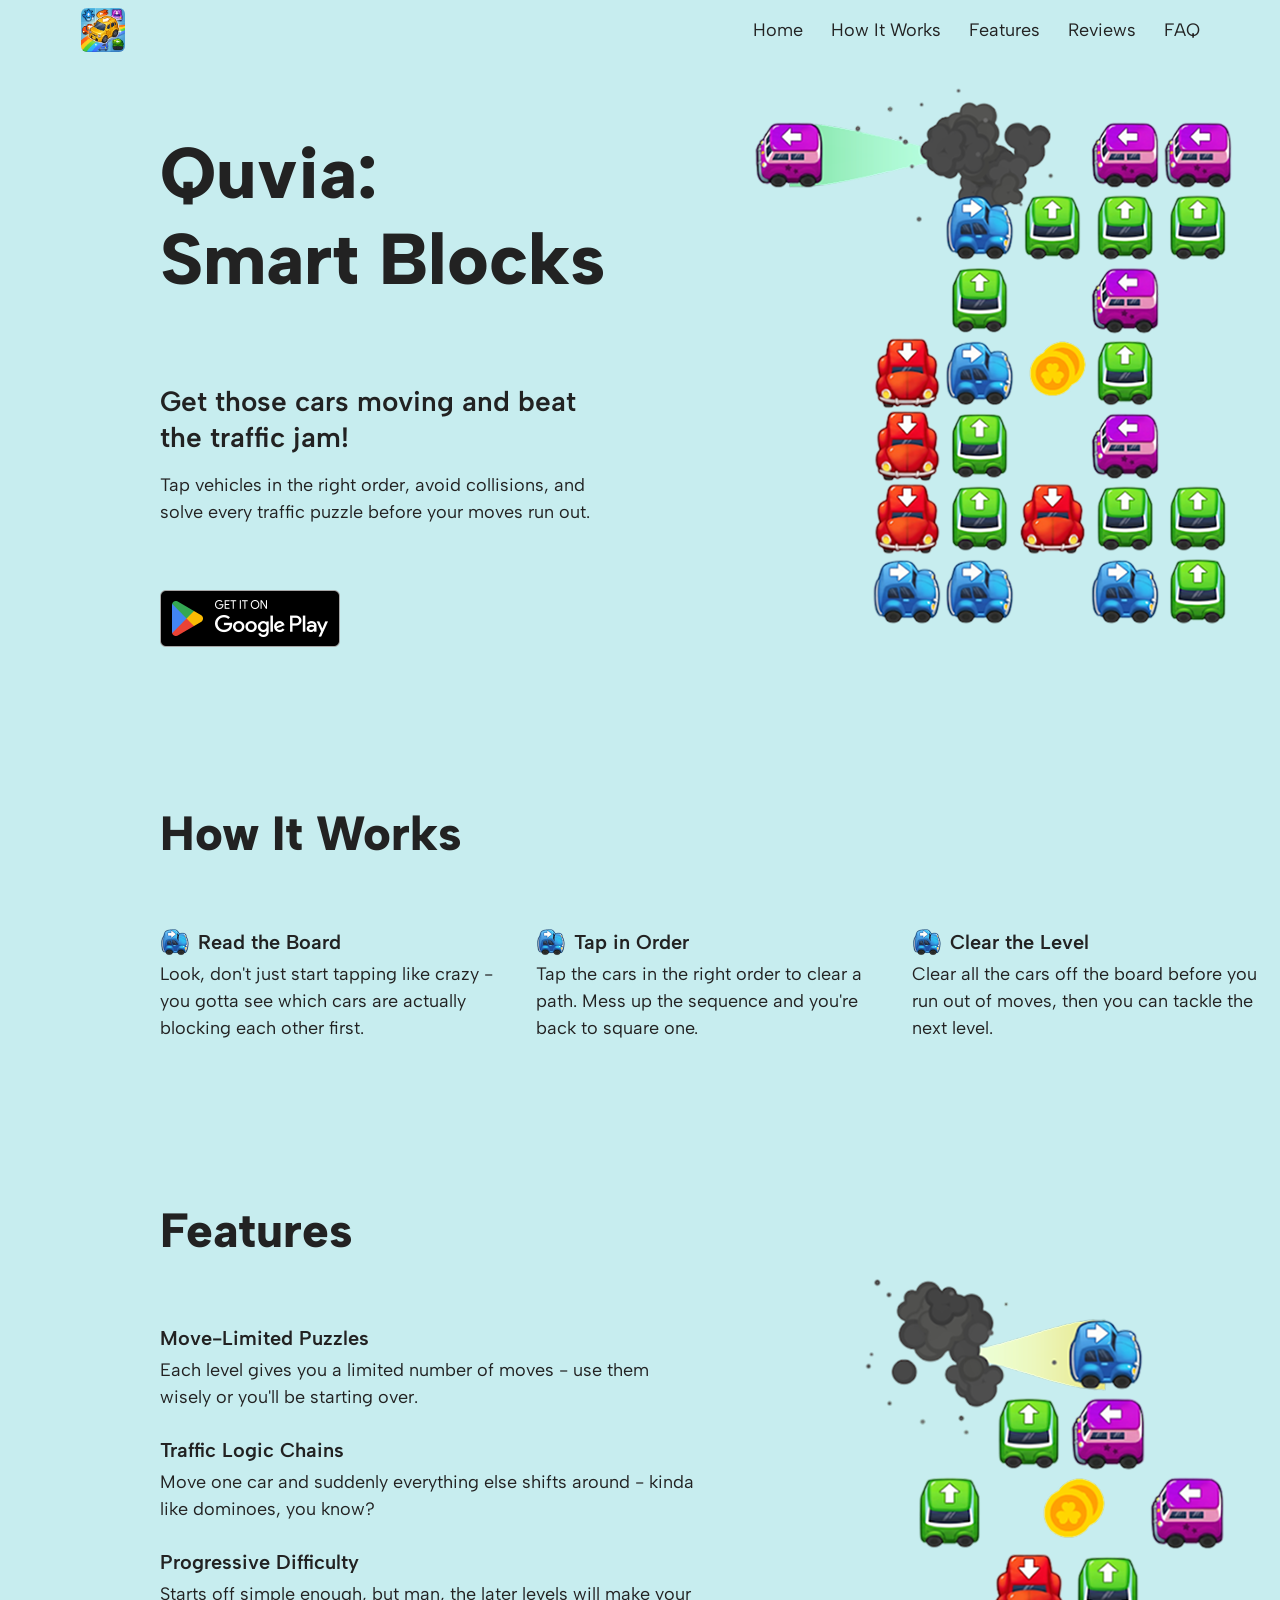
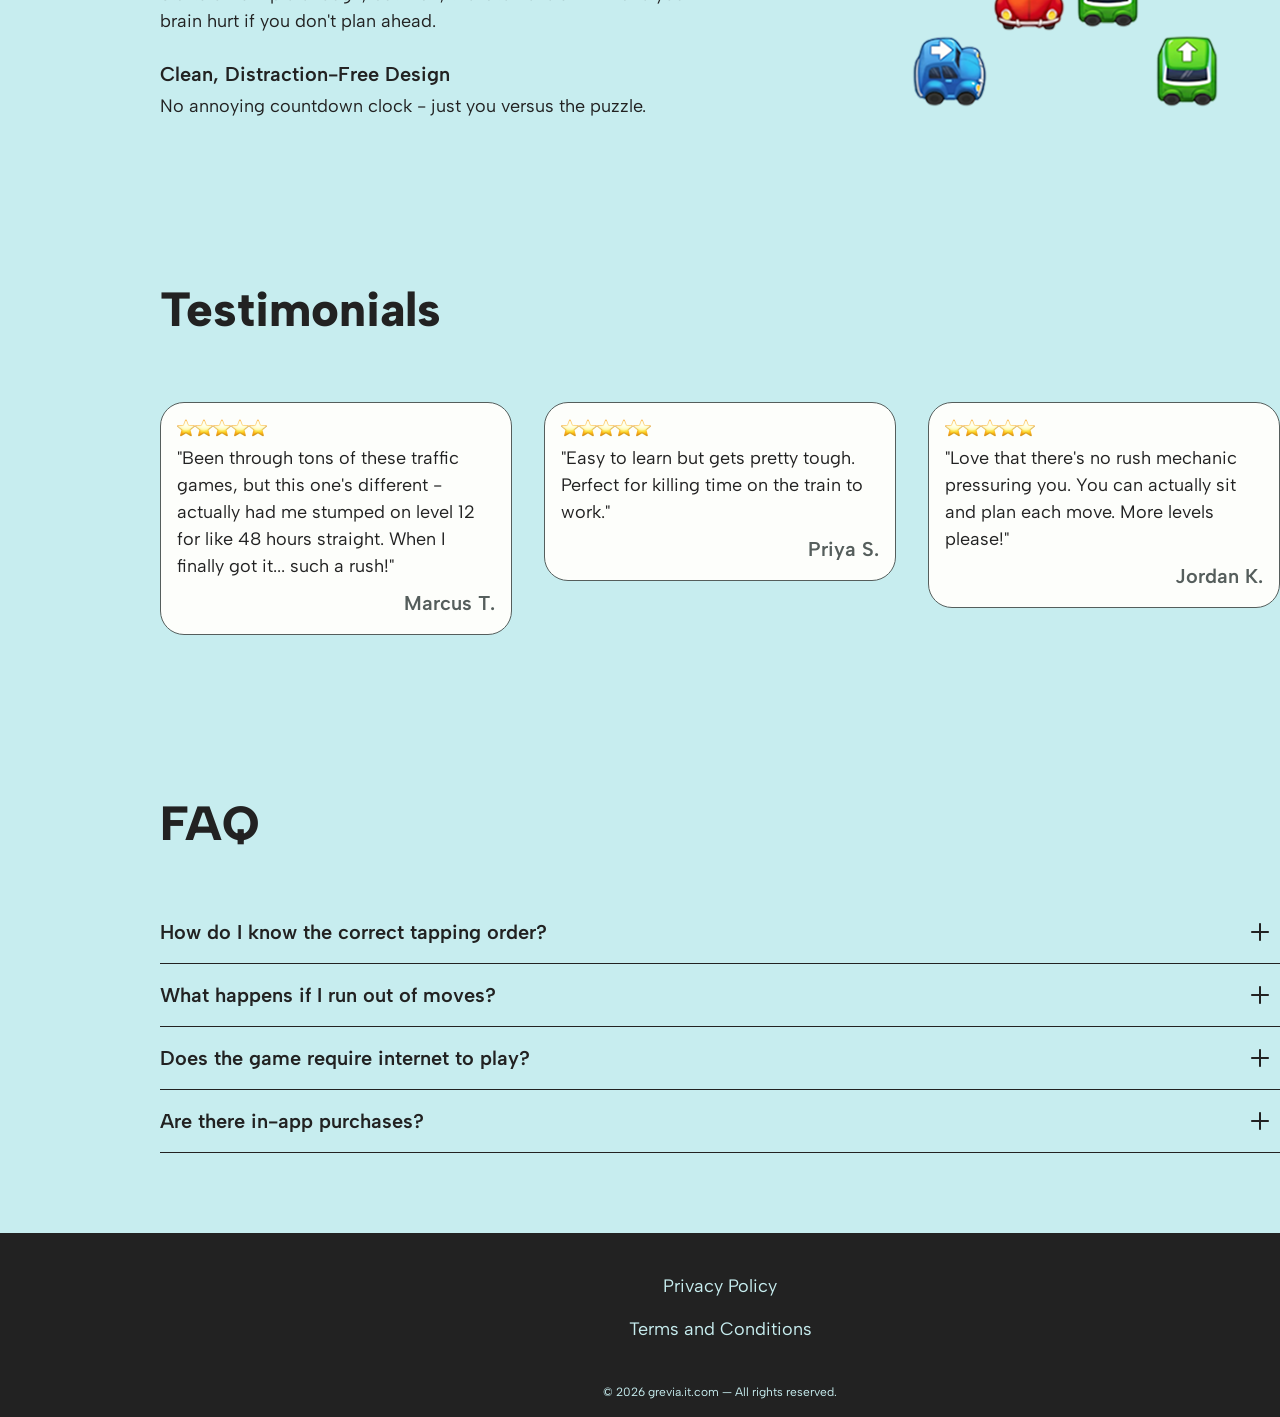
<file: index.html>
<!doctype html>
<html lang="en">
  <head>
    <meta charset="UTF-8" />
    <meta name="viewport" content="width=device-width, initial-scale=1.0" />
    <meta name="description" content="" />
    <title>Quvia: Smart Blocks</title>
    <link rel="icon" href="img/500x500.png" />

    <link rel="stylesheet" type="text/css" href="slick/slick.css" />
    <link rel="stylesheet" href="css/main.css" />
  </head>

  <body>
    <header class="p-k-header">
      <div class="p-k-header-background"></div>
      <nav class="p-k-navigation">
        <ul class="p-k-navigation-list">
          <li class="p-k-navigation-item">
            <a href="/">
              <img
                class="p-k-title-img p-k-navigation-img"
                alt="logo"
                src="img/500x500.png"
                style="width: 44px; height: 44px; border-radius: 6px"
              />
            </a>
          </li>
          <li class="p-k-navigation-item">
            <a href="/" class="p-k-navigation-link">Home</a>
          </li>
          <li class="p-k-navigation-item">
            <a href="/#why" class="p-k-navigation-link">How It Works</a>
          </li>
          <li class="p-k-navigation-item">
            <a href="/#about" class="p-k-navigation-link">Features</a>
          </li>

          <li class="p-k-navigation-item">
            <a href="/#reviews" class="p-k-navigation-link">Reviews</a>
          </li>
          <li class="p-k-navigation-item">
            <a href="/#faq" class="p-k-navigation-link">FAQ</a>
          </li>
        </ul>

        <div class="p-k-header-button-wrapper">
          <a href="/" class="p-k-policy-terms-header-icon-menu">
            <img
              href="/"
              class="p-k-title-img"
              alt="logo"
              src="img/500x500.png"
              style="width: 44px; height: 44px; border-radius: 6px"
            />
          </a>

          <button type="button" class="p-k-header-icon-button" data-menu-button>
            <svg
              class="p-k-header-icon p-k-header-icon-menu"
              width="64"
              height="64"
              viewBox="0 0 64 64"
              fill="none"
              xmlns="http://www.w3.org/2000/svg"
            >
              <path
                d="M44 40L20 40"
                stroke="#222222"
                stroke-width="2"
                stroke-linecap="round"
              />
              <path
                d="M44 32L20 32"
                stroke="#222222"
                stroke-width="2"
                stroke-linecap="round"
              />
              <path
                d="M44 24L20 24"
                stroke="#222222"
                stroke-width="2"
                stroke-linecap="round"
              />
            </svg>

            <svg
              class="p-k-header-icon p-k-header-icon-close"
              width="64"
              height="64"
              viewBox="0 0 64 64"
              fill="none"
              xmlns="http://www.w3.org/2000/svg"
            >
              <path
                d="M44 40L20 40"
                stroke="#222222"
                stroke-width="2"
                stroke-linecap="round"
              />
              <path
                d="M44 32L20 32"
                stroke="#222222"
                stroke-width="2"
                stroke-linecap="round"
              />
              <path
                d="M44 24L20 24"
                stroke="#222222"
                stroke-width="2"
                stroke-linecap="round"
              />
            </svg>
          </button>
        </div>
      </nav>
    </header>

    <main>
      <section class="p-k-home" id="home">
        <div class="p-k-home-container">
          <div class="p-k-home-container-top">
            <h1 class="p-k-home-title">
              Quvia: <br />
              Smart Blocks
            </h1>
            <p class="p-k-home-text">
              Get those cars moving and beat the traffic jam!
            </p>
            <p class="p-k-home-text-two">
              Tap vehicles in the right order, avoid collisions, and solve every
              traffic puzzle before your moves run out.
            </p>
            <a
              href="https://play.google.com/store/apps/details?id=com.OpenProgramming.Quvia"
              target="_blank"
            >
              <img
                class="p-k-home-link"
                src="./img/Store Download Button.png"
                alt="google play"
              />
            </a>
          </div>
        </div>
      </section>
      <article class="p-k-why" id="why">
        <span style="display: none"
          >Generated: 2026-06-7, Hash: p-k-qk-p-k-39fd7x</span
        >

        <div class="p-k-why-container">
          <h2 class="p-k-about-title">How It Works</h2>
          <dl class="p-k-why-list">
            <div class="p-k-why-item">
              <dt class="p-k-why-text">
                <img
                  class="p-k-why-text-bold"
                  src="/img/Car icon.png"
                  alt=""
                />Read the Board
              </dt>
              <dd class="p-k-why-text-two">
                Look, don't just start tapping like crazy - you gotta see which
                cars are actually blocking each other first.
              </dd>
            </div>
            <div class="p-k-why-item">
              <dt class="p-k-why-text">
                <img
                  class="p-k-why-text-bold"
                  src="/img/Car icon.png"
                  alt=""
                />Tap in Order
              </dt>
              <dd class="p-k-why-text-two">
                Tap the cars in the right order to clear a path. Mess up the
                sequence and you're back to square one.
              </dd>
            </div>
            <div class="p-k-why-item">
              <dt class="p-k-why-text">
                <img
                  class="p-k-why-text-bold"
                  src="/img/Car icon.png"
                  alt=""
                />Clear the Level
              </dt>
              <dd class="p-k-why-text-two">
                Clear all the cars off the board before you run out of moves,
                then you can tackle the next level.
              </dd>
            </div>
          </dl>
        </div>
      </article>
      <section class="p-k-about" id="about">
        <div class="p-k-about-container">
          <h2 class="p-k-about-title">Features</h2>
          <ul class="p-k-about-list">
            <li class="p-k-about-item">
              <p class="p-k-about-text">Move-Limited Puzzles</p>
              <p class="p-k-about-text-bold">
                Each level gives you a limited number of moves - use them wisely
                or you'll be starting over.
              </p>
            </li>
            <li class="p-k-about-item">
              <p class="p-k-about-text">Traffic Logic Chains</p>
              <p class="p-k-about-text-bold">
                Move one car and suddenly everything else shifts around - kinda
                like dominoes, you know?
              </p>
            </li>
            <li class="p-k-about-item">
              <p class="p-k-about-text">Progressive Difficulty</p>
              <p class="p-k-about-text-bold">
                Starts off simple enough, but man, the later levels will make
                your brain hurt if you don't plan ahead.
              </p>
            </li>
            <li class="p-k-about-item">
              <p class="p-k-about-text">Clean, Distraction-Free Design</p>
              <p class="p-k-about-text-bold">
                No annoying countdown clock - just you versus the puzzle.
              </p>
            </li>
          </ul>
        </div>
      </section>

      <section class="p-k-reviews" id="reviews">
        <div class="p-k-reviews-container">
          <h2 class="p-k-about-title">Testimonials</h2>
          <div class="p-k-reviews-list">
            <div class="p-k-reviews-item">
              <figure>
                <img
                  class="p-k-reviews-img"
                  src="/img/Review Rating.png"
                  alt="stars"
                />
              </figure>

              <p class="p-k-reviews-text-bold">
                "Been through tons of these traffic games, but this one's
                different - actually had me stumped on level 12 for like 48
                hours straight. When I finally got it... such a rush!"
              </p>

              <p class="p-k-reviews-text">Marcus T.</p>
            </div>
            <div class="p-k-reviews-item">
              <figure>
                <img
                  class="p-k-reviews-img"
                  src="/img/Review Rating.png"
                  alt="stars"
                />
              </figure>

              <p class="p-k-reviews-text-bold">
                "Easy to learn but gets pretty tough. Perfect for killing time
                on the train to work."
              </p>

              <p class="p-k-reviews-text">Priya S.</p>
            </div>
            <div class="p-k-reviews-item">
              <figure>
                <img
                  class="p-k-reviews-img"
                  src="/img/Review Rating.png"
                  alt="stars"
                />
              </figure>

              <p class="p-k-reviews-text-bold">
                "Love that there's no rush mechanic pressuring you. You can
                actually sit and plan each move. More levels please!"
              </p>

              <p class="p-k-reviews-text">Jordan K.</p>
            </div>
          </div>
        </div>
      </section>

      <section class="p-k-faq" id="faq">
        <div class="p-k-faq-container">
          <h2 class="p-k-about-title">FAQ</h2>
          <ul class="p-k-faq-list">
            <li class="p-k-faq-item">
              <div class="p-k-faq-question" onclick="toggleAnswer(this)">
                <span>How do I know the correct tapping order?</span>
                <button class="p-k-toggle-button">
                  <img src="/img/1 (1).png" alt="Toggle" />
                </button>
              </div>
              <div class="p-k-faq-answer">
                Nope, no hints here - you're on your own to figure out which
                car's in whose way. Trial and error is part of the learning.
              </div>
            </li>
            <li class="p-k-faq-item">
              <div class="p-k-faq-question" onclick="toggleAnswer(this)">
                <span>What happens if I run out of moves?</span>
                <button class="p-k-toggle-button">
                  <img src="/img/1 (1).png" alt="Toggle" />
                </button>
              </div>
              <div class="p-k-faq-answer">
                Just starts over and you can give it another shot - no big deal,
                nothing lost.
              </div>
            </li>
            <li class="p-k-faq-item">
              <div class="p-k-faq-question" onclick="toggleAnswer(this)">
                <span>Does the game require internet to play?</span>
                <button class="p-k-toggle-button">
                  <img src="/img/1 (1).png" alt="Toggle" />
                </button>
              </div>
              <div class="p-k-faq-answer">
                Quvia is designed for on-the-go play and works fully offline
                once downloaded.
              </div>
            </li>
            <li class="p-k-faq-item">
              <div class="p-k-faq-question" onclick="toggleAnswer(this)">
                <span>Are there in-app purchases?</span>
                <button class="p-k-toggle-button">
                  <img src="/img/1 (1).png" alt="Toggle" />
                </button>
              </div>
              <div class="p-k-faq-answer">
                The core puzzle experience is free to play. Check the app
                listing for the latest details on any optional content.
              </div>
            </li>
          </ul>
        </div>
      </section>
    </main>
    <footer class="p-k-footer" style="margin: auto; background: #222222">
      <div class="p-k-footer-container">
        <div class="p-k-footer-wrapper">
          <a class="p-k-footer-text" href="/policy.html">Privacy Policy</a>
          <a class="p-k-footer-text" href="/terms.html"
            >Terms and Conditions
          </a>
        </div>
        <p class="p-k-footer-copyright">
          © 2026 grevia.it.com — All rights reserved.
        </p>
      </div>
    </footer>
    <script src="js/mobile-menu.js"></script>
    <script src="js/jquery-loc-p-k-0.js"></script>
    <script type="text/javascript" src="slick/slick.min.js"></script>
    <script src="js/slick.js"></script>
  </body>
</html>
</file>
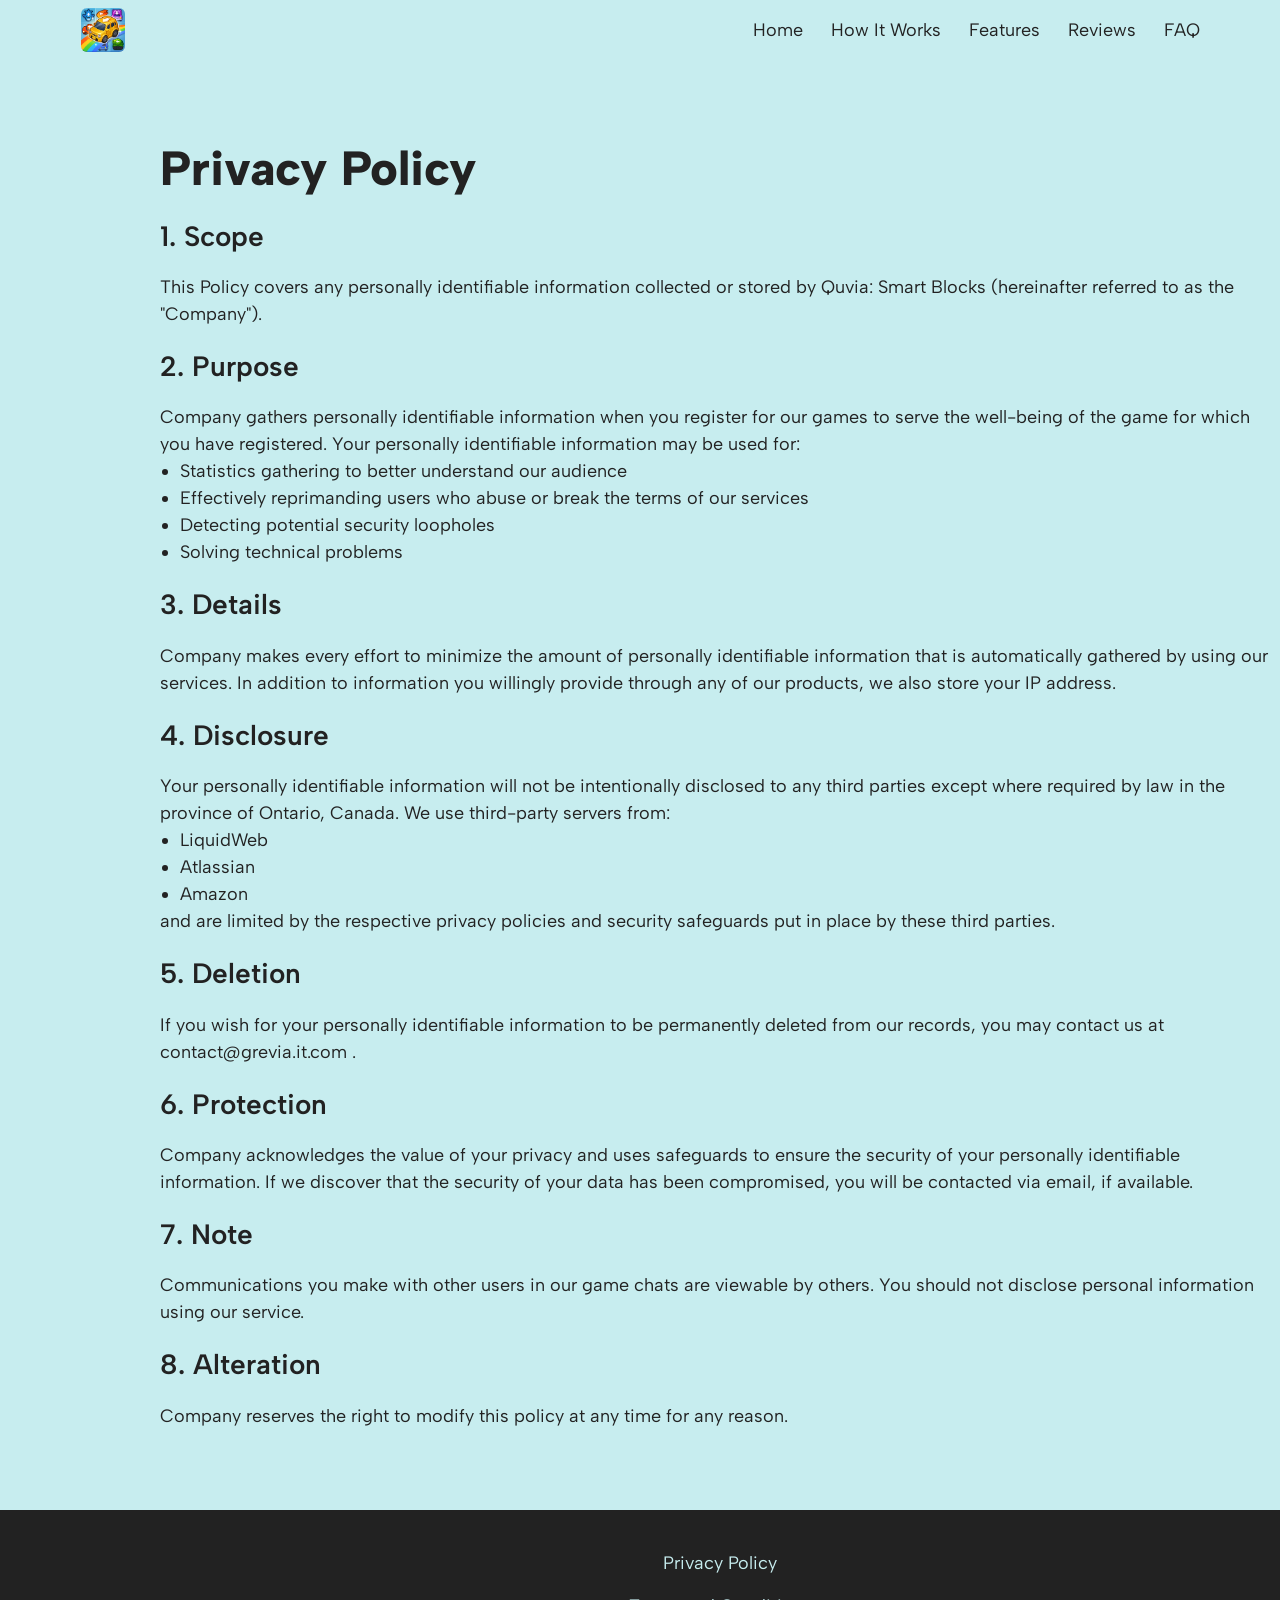
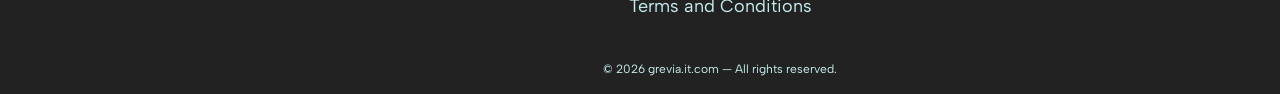
<file: policy.html>
<!doctype html>
<html lang="en">
  <head>
    <meta charset="UTF-8" />
    <meta name="viewport" content="width=device-width, initial-scale=1.0" />

    <title>Privacy Policy</title>
    <link rel="icon" href="img/500x500.png" />

    <link rel="stylesheet" type="text/css" href="slick/slick.css" />
    <link rel="stylesheet" href="css/main.css" />
  </head>

  <body>
    <header class="p-k-header">
      <div class="p-k-header-background"></div>
      <nav class="p-k-navigation">
        <ul class="p-k-navigation-list">
          <li class="p-k-navigation-item">
            <a href="/">
              <img
                class="p-k-title-img p-k-navigation-img"
                alt="logo"
                src="img/500x500.png"
                style="width: 44px; height: 44px; border-radius: 6px"
              />
            </a>
          </li>
          <li class="p-k-navigation-item">
            <a href="/" class="p-k-navigation-link">Home</a>
          </li>
          <li class="p-k-navigation-item">
            <a href="/#why" class="p-k-navigation-link">How It Works</a>
          </li>
          <li class="p-k-navigation-item">
            <a href="/#about" class="p-k-navigation-link">Features</a>
          </li>

          <li class="p-k-navigation-item">
            <a href="/#reviews" class="p-k-navigation-link">Reviews</a>
          </li>
          <li class="p-k-navigation-item">
            <a href="/#faq" class="p-k-navigation-link">FAQ</a>
          </li>
        </ul>

        <div class="p-k-header-button-wrapper">
          <a href="/" class="p-k-policy-terms-header-icon-menu">
            <img
              href="/"
              class="p-k-title-img"
              alt="logo"
              src="img/500x500.png"
              style="width: 44px; height: 44px; border-radius: 6px"
            />
          </a>

          <button type="button" class="p-k-header-icon-button" data-menu-button>
            <svg
              class="p-k-header-icon p-k-header-icon-menu"
              width="64"
              height="64"
              viewBox="0 0 64 64"
              fill="none"
              xmlns="http://www.w3.org/2000/svg"
            >
              <path
                d="M44 40L20 40"
                stroke="#222222"
                stroke-width="2"
                stroke-linecap="round"
              />
              <path
                d="M44 32L20 32"
                stroke="#222222"
                stroke-width="2"
                stroke-linecap="round"
              />
              <path
                d="M44 24L20 24"
                stroke="#222222"
                stroke-width="2"
                stroke-linecap="round"
              />
            </svg>

            <svg
              class="p-k-header-icon p-k-header-icon-close"
              width="64"
              height="64"
              viewBox="0 0 64 64"
              fill="none"
              xmlns="http://www.w3.org/2000/svg"
            >
              <path
                d="M44 40L20 40"
                stroke="#222222"
                stroke-width="2"
                stroke-linecap="round"
              />
              <path
                d="M44 32L20 32"
                stroke="#222222"
                stroke-width="2"
                stroke-linecap="round"
              />
              <path
                d="M44 24L20 24"
                stroke="#222222"
                stroke-width="2"
                stroke-linecap="round"
              />
            </svg>
          </button>
        </div>
      </nav>
    </header>

    <main>
      <div class="p-k-policy-terms-container">
        <h1>Privacy Policy</h1>
        <section>
          <h2>1. Scope</h2>
          <p>
            This Policy covers any personally identifiable information collected
            or stored by
            <span class="name">Quvia: Smart Blocks</span> (hereinafter referred
            to as the "Company").
          </p>
        </section>

        <section>
          <h2>2. Purpose</h2>
          <p>
            Company gathers personally identifiable information when you
            register for our games to serve the well-being of the game for which
            you have registered. Your personally identifiable information may be
            used for:
          </p>
          <ul>
            <li>Statistics gathering to better understand our audience</li>
            <li>
              Effectively reprimanding users who abuse or break the terms of our
              services
            </li>
            <li>Detecting potential security loopholes</li>
            <li>Solving technical problems</li>
          </ul>
        </section>

        <section>
          <h2>3. Details</h2>
          <p>
            Company makes every effort to minimize the amount of personally
            identifiable information that is automatically gathered by using our
            services. In addition to information you willingly provide through
            any of our products, we also store your IP address.
          </p>
        </section>

        <section>
          <h2>4. Disclosure</h2>
          <p>
            Your personally identifiable information will not be intentionally
            disclosed to any third parties except where required by law in the
            province of Ontario, Canada. We use third-party servers from:
          </p>
          <ul>
            <li><a href="https://www.liquidweb.com/">LiquidWeb</a></li>
            <li><a href="https://www.atlassian.com/">Atlassian</a></li>
            <li><a href="https://aws.amazon.com/">Amazon</a></li>
          </ul>
          <p>
            and are limited by the respective privacy policies and security
            safeguards put in place by these third parties.
          </p>
        </section>

        <section>
          <h2>5. Deletion</h2>
          <p>
            If you wish for your personally identifiable information to be
            permanently deleted from our records, you may contact us at
            <a href="mailto:contact@grevia.it.com"
              ><span class="domain">contact@grevia.it.com</span></a
            >
            .
          </p>
        </section>

        <section>
          <h2>6. Protection</h2>
          <p>
            Company acknowledges the value of your privacy and uses safeguards
            to ensure the security of your personally identifiable information.
            If we discover that the security of your data has been compromised,
            you will be contacted via email, if available.
          </p>
        </section>

        <section>
          <h2>7. Note</h2>
          <p>
            Communications you make with other users in our game chats are
            viewable by others. You should not disclose personal information
            using our service.
          </p>
        </section>

        <section>
          <h2>8. Alteration</h2>
          <p>
            Company reserves the right to modify this policy at any time for any
            reason.
          </p>
        </section>
      </div>
    </main>

    <footer class="p-k-footer" style="margin: auto; background: #222222">
      <div class="p-k-footer-container">
        <div class="p-k-footer-wrapper">
          <a class="p-k-footer-text" href="/policy.html">Privacy Policy</a>
          <a class="p-k-footer-text" href="/terms.html"
            >Terms and Conditions
          </a>
        </div>
        <p class="p-k-footer-copyright">
          © 2026 grevia.it.com — All rights reserved.
        </p>
      </div>
    </footer>
    <script src="js/mobile-menu.js"></script>
  </body>
</html>
</file>
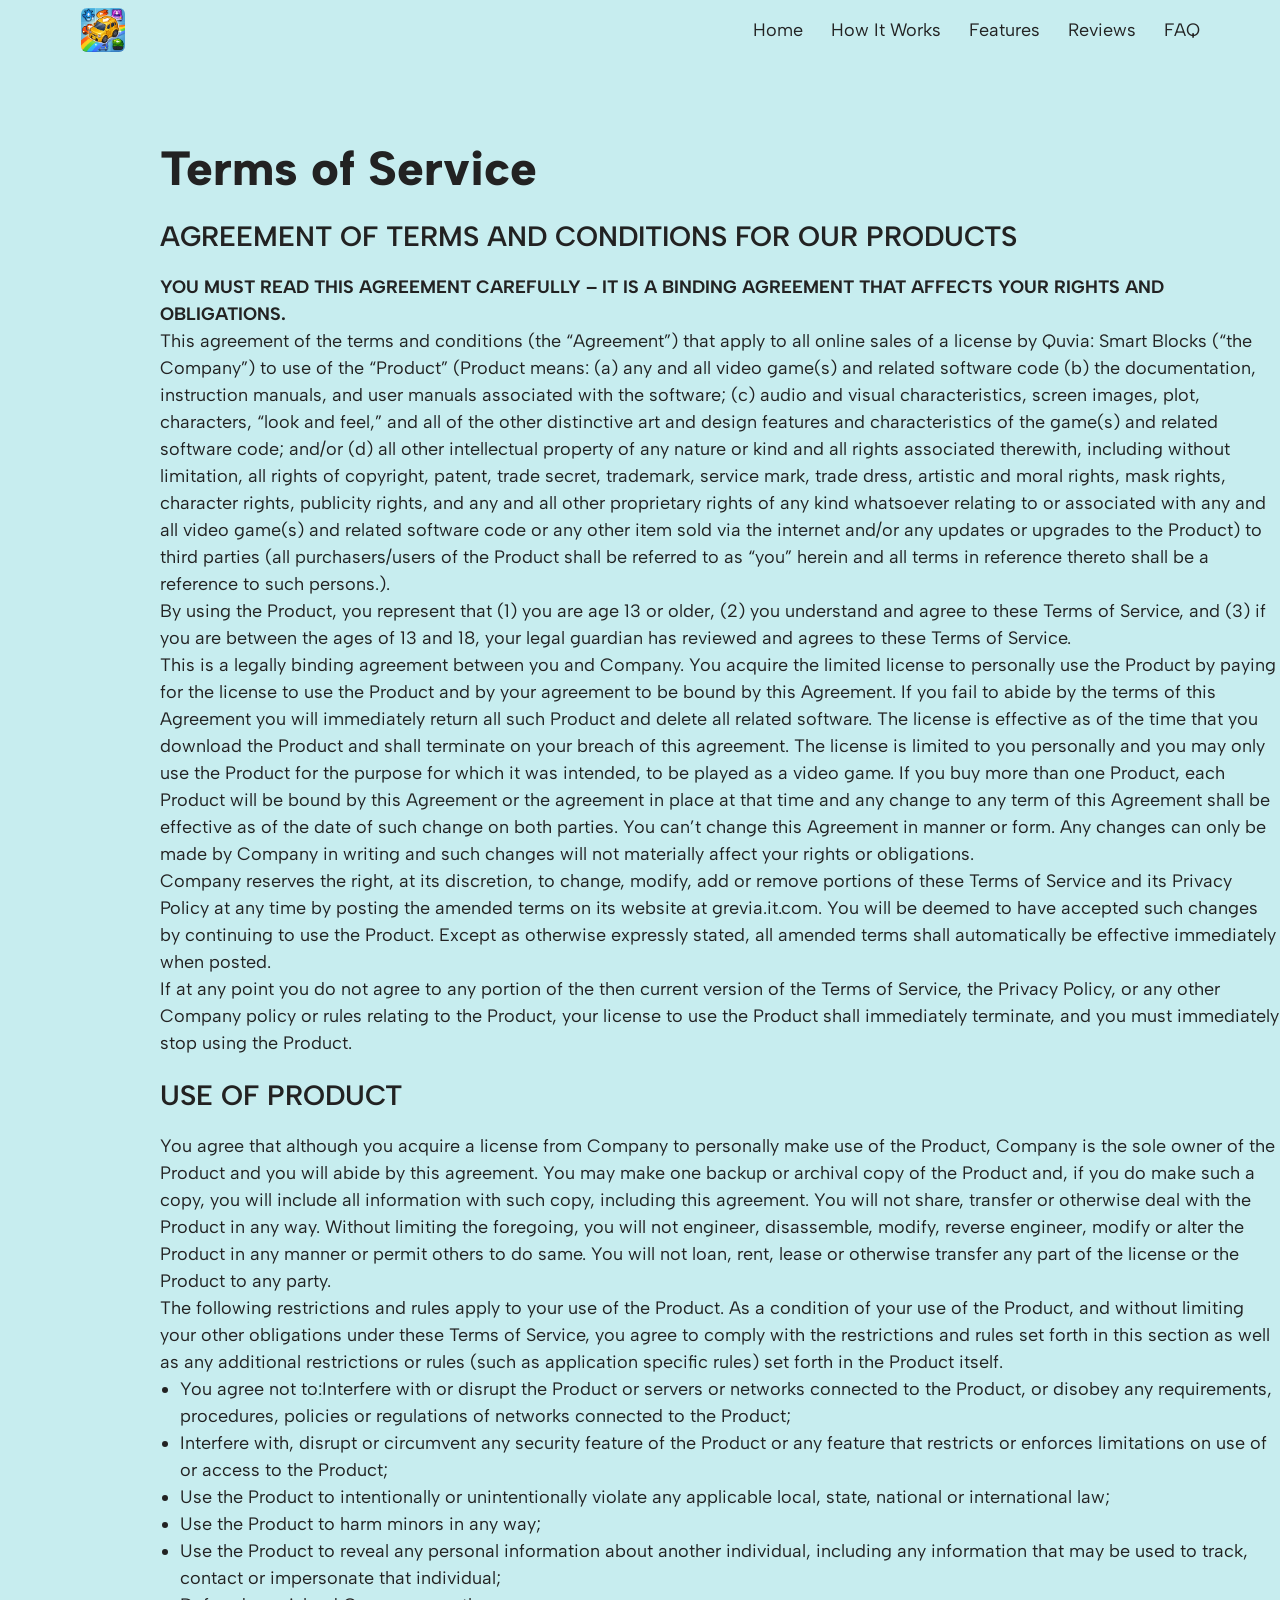
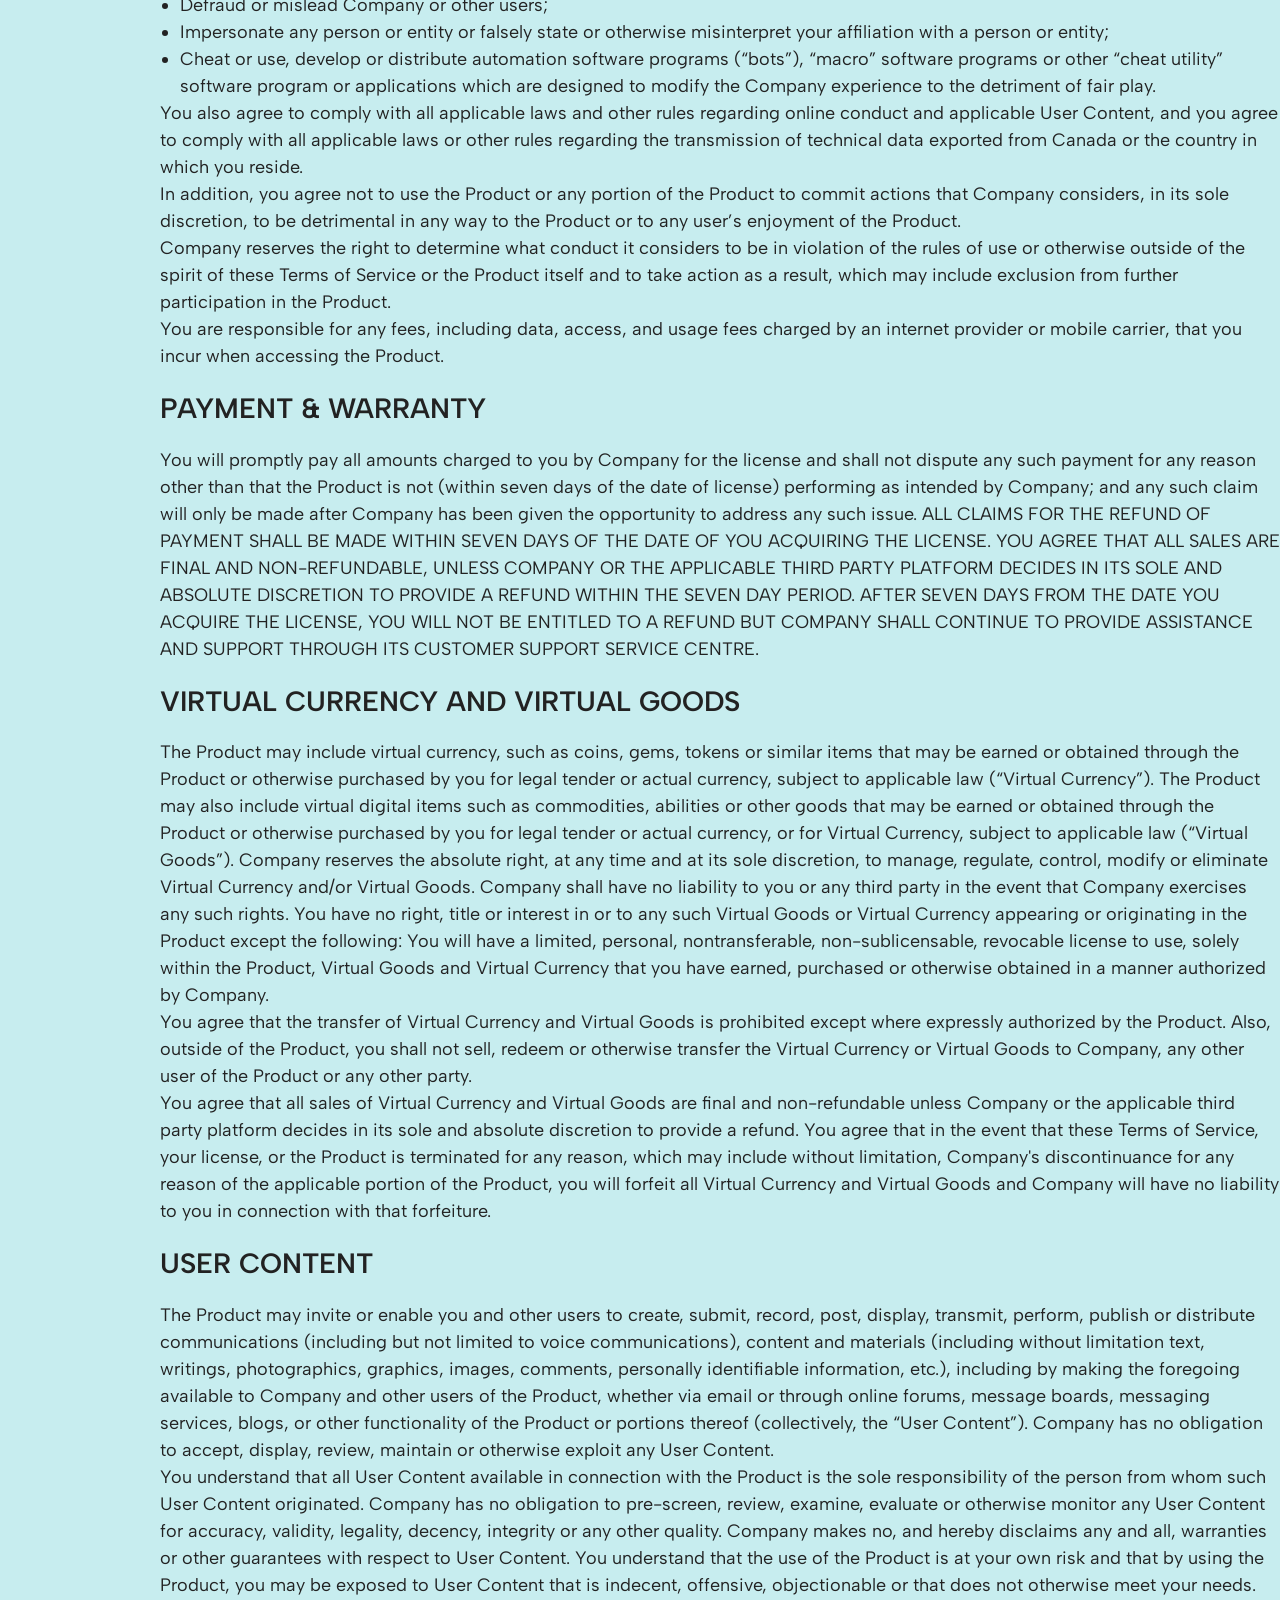
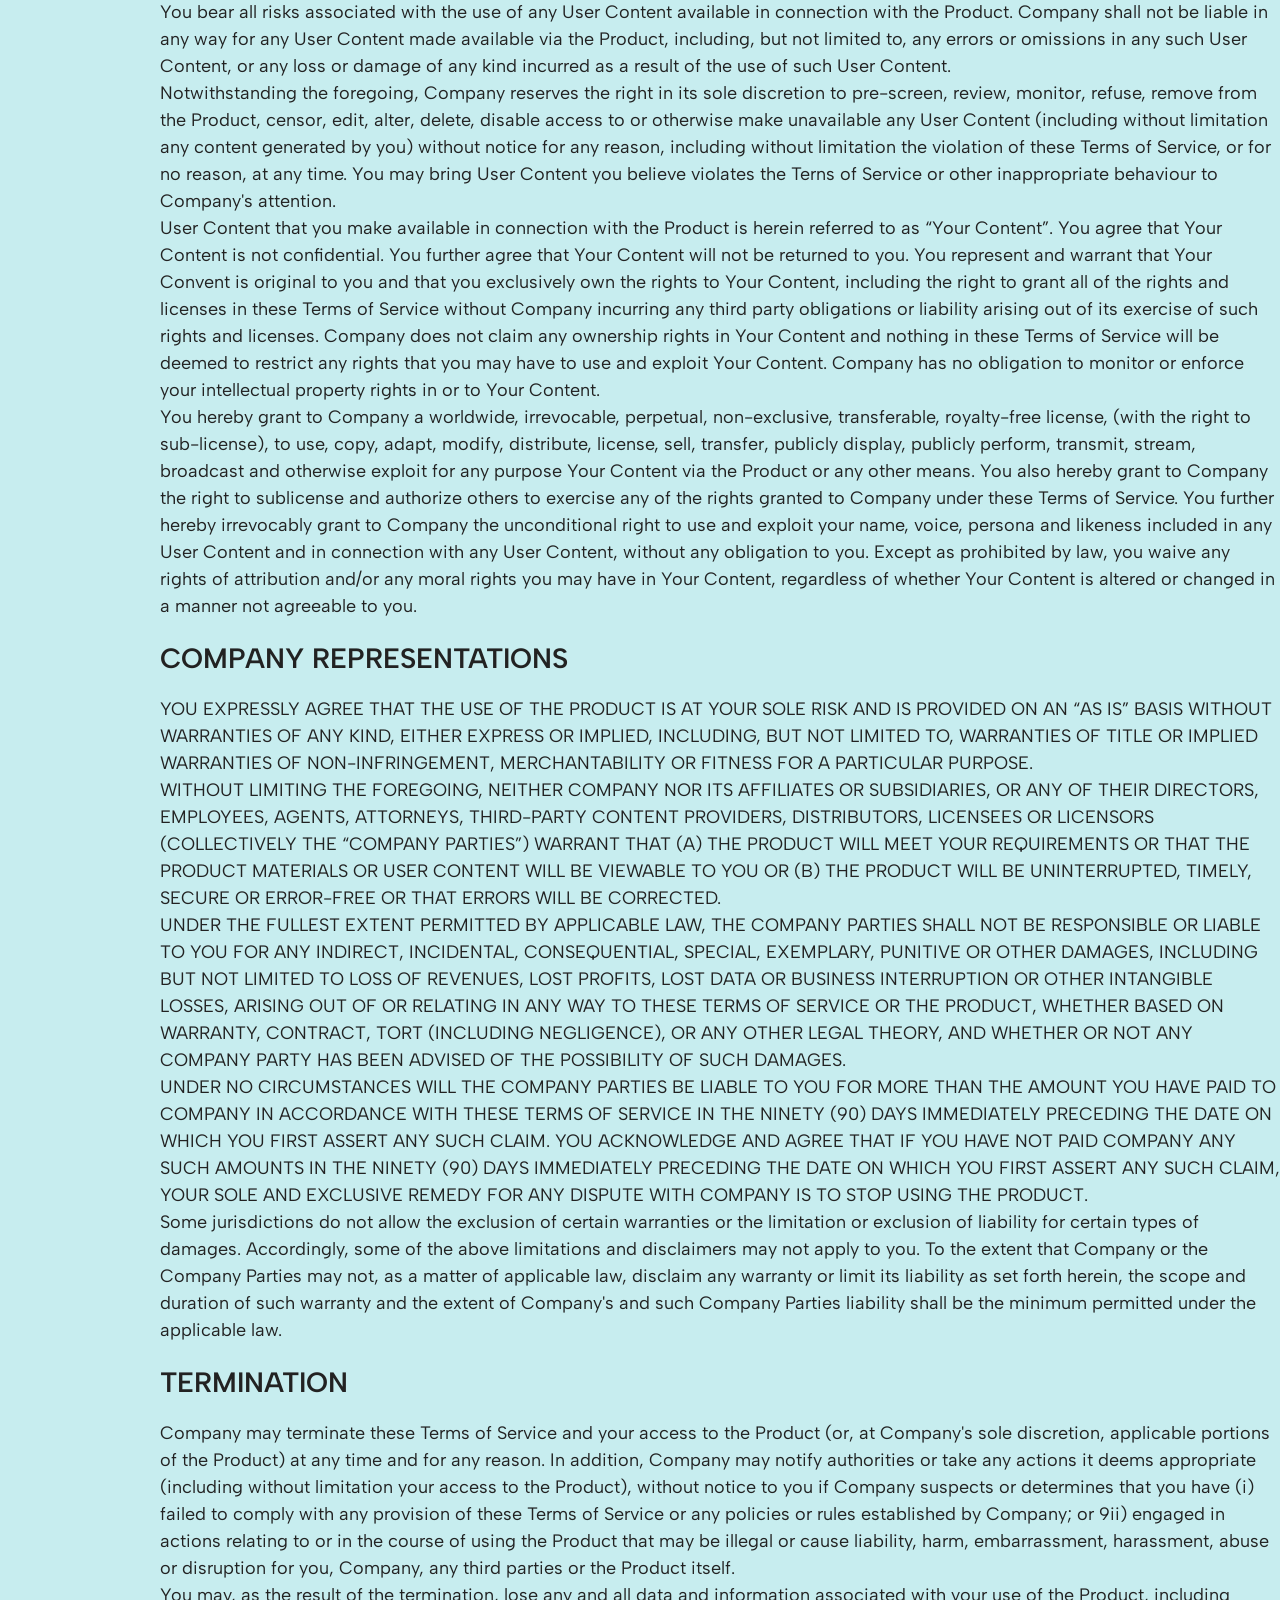
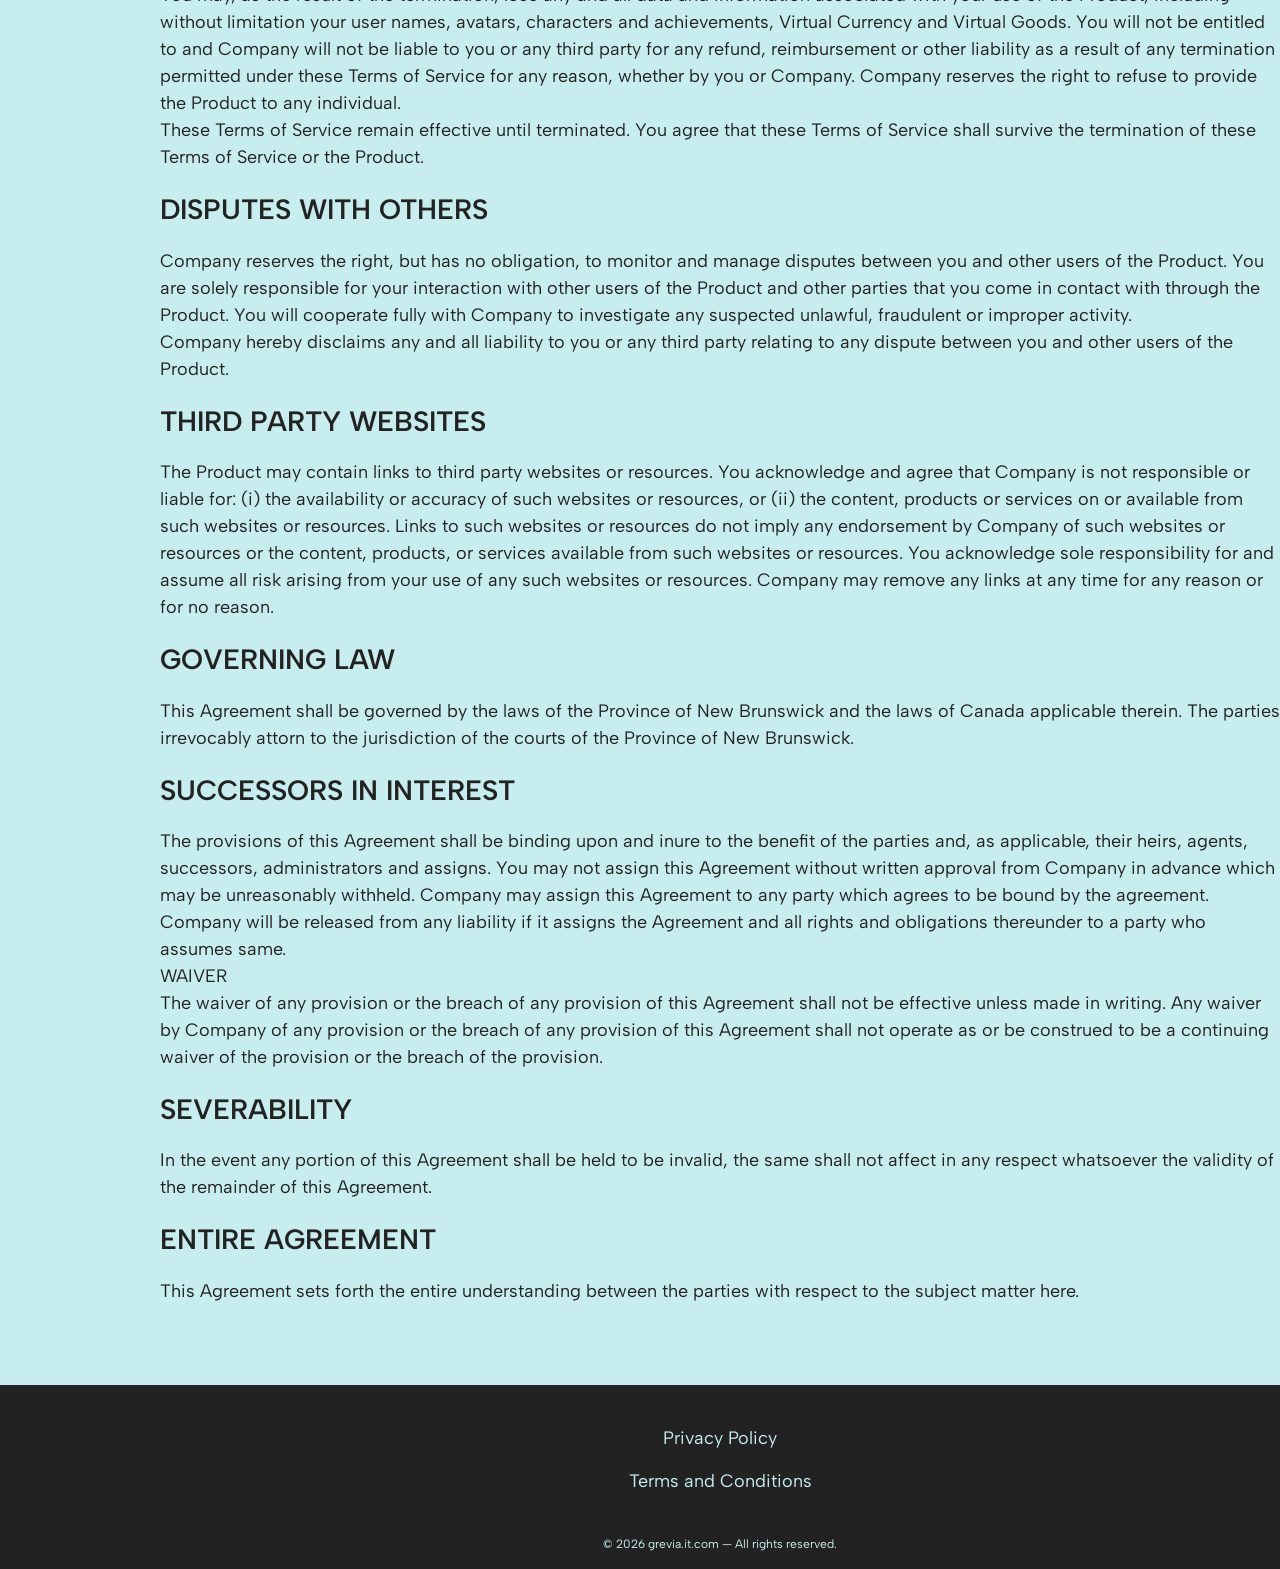
<file: terms.html>
<!doctype html>
<html lang="en">
  <head>
    <meta charset="UTF-8" />
    <meta name="viewport" content="width=device-width, initial-scale=1.0" />

    <title>Terms of Service</title>
    <link rel="icon" href="img/500x500.png" />

    <link rel="stylesheet" type="text/css" href="slick/slick.css" />
    <link rel="stylesheet" href="css/main.css" />
  </head>

  <body>
    <header class="p-k-header">
      <div class="p-k-header-background"></div>
      <nav class="p-k-navigation">
        <ul class="p-k-navigation-list">
          <li class="p-k-navigation-item">
            <a href="/">
              <img
                class="p-k-title-img p-k-navigation-img"
                alt="logo"
                src="img/500x500.png"
                style="width: 44px; height: 44px; border-radius: 6px"
              />
            </a>
          </li>
          <li class="p-k-navigation-item">
            <a href="/" class="p-k-navigation-link">Home</a>
          </li>
          <li class="p-k-navigation-item">
            <a href="/#why" class="p-k-navigation-link">How It Works</a>
          </li>
          <li class="p-k-navigation-item">
            <a href="/#about" class="p-k-navigation-link">Features</a>
          </li>

          <li class="p-k-navigation-item">
            <a href="/#reviews" class="p-k-navigation-link">Reviews</a>
          </li>
          <li class="p-k-navigation-item">
            <a href="/#faq" class="p-k-navigation-link">FAQ</a>
          </li>
        </ul>

        <div class="p-k-header-button-wrapper">
          <a href="/" class="p-k-policy-terms-header-icon-menu">
            <img
              href="/"
              class="p-k-title-img"
              alt="logo"
              src="img/500x500.png"
              style="width: 44px; height: 44px; border-radius: 6px"
            />
          </a>

          <button type="button" class="p-k-header-icon-button" data-menu-button>
            <svg
              class="p-k-header-icon p-k-header-icon-menu"
              width="64"
              height="64"
              viewBox="0 0 64 64"
              fill="none"
              xmlns="http://www.w3.org/2000/svg"
            >
              <path
                d="M44 40L20 40"
                stroke="#222222"
                stroke-width="2"
                stroke-linecap="round"
              />
              <path
                d="M44 32L20 32"
                stroke="#222222"
                stroke-width="2"
                stroke-linecap="round"
              />
              <path
                d="M44 24L20 24"
                stroke="#222222"
                stroke-width="2"
                stroke-linecap="round"
              />
            </svg>

            <svg
              class="p-k-header-icon p-k-header-icon-close"
              width="64"
              height="64"
              viewBox="0 0 64 64"
              fill="none"
              xmlns="http://www.w3.org/2000/svg"
            >
              <path
                d="M44 40L20 40"
                stroke="#222222"
                stroke-width="2"
                stroke-linecap="round"
              />
              <path
                d="M44 32L20 32"
                stroke="#222222"
                stroke-width="2"
                stroke-linecap="round"
              />
              <path
                d="M44 24L20 24"
                stroke="#222222"
                stroke-width="2"
                stroke-linecap="round"
              />
            </svg>
          </button>
        </div>
      </nav>
    </header>
    <main>
      <section>
        <div class="p-k-policy-terms-container">
          <h1>Terms of Service</h1>

          <h2>AGREEMENT OF TERMS AND CONDITIONS FOR OUR PRODUCTS</h2>
          <p>
            <strong
              >YOU MUST READ THIS AGREEMENT CAREFULLY – IT IS A BINDING
              AGREEMENT THAT AFFECTS YOUR RIGHTS AND OBLIGATIONS.</strong
            >
          </p>
          <p>
            This agreement of the terms and conditions (the “Agreement”) that
            apply to all online sales of a license by
            <span class="name">Quvia: Smart Blocks</span> (“the Company”) to use
            of the “Product” (Product means: (a) any and all video game(s) and
            related software code (b) the documentation, instruction manuals,
            and user manuals associated with the software; (c) audio and visual
            characteristics, screen images, plot, characters, “look and feel,”
            and all of the other distinctive art and design features and
            characteristics of the game(s) and related software code; and/or (d)
            all other intellectual property of any nature or kind and all rights
            associated therewith, including without limitation, all rights of
            copyright, patent, trade secret, trademark, service mark, trade
            dress, artistic and moral rights, mask rights, character rights,
            publicity rights, and any and all other proprietary rights of any
            kind whatsoever relating to or associated with any and all video
            game(s) and related software code or any other item sold via the
            internet and/or any updates or upgrades to the Product) to third
            parties (all purchasers/users of the Product shall be referred to as
            “you” herein and all terms in reference thereto shall be a reference
            to such persons.).
          </p>
          <p>
            By using the Product, you represent that (1) you are age 13 or
            older, (2) you understand and agree to these Terms of Service, and
            (3) if you are between the ages of 13 and 18, your legal guardian
            has reviewed and agrees to these Terms of Service.
          </p>
          <p>
            This is a legally binding agreement between you and Company. You
            acquire the limited license to personally use the Product by paying
            for the license to use the Product and by your agreement to be bound
            by this Agreement. If you fail to abide by the terms of this
            Agreement you will immediately return all such Product and delete
            all related software. The license is effective as of the time that
            you download the Product and shall terminate on your breach of this
            agreement. The license is limited to you personally and you may only
            use the Product for the purpose for which it was intended, to be
            played as a video game. If you buy more than one Product, each
            Product will be bound by this Agreement or the agreement in place at
            that time and any change to any term of this Agreement shall be
            effective as of the date of such change on both parties. You can’t
            change this Agreement in manner or form. Any changes can only be
            made by Company in writing and such changes will not materially
            affect your rights or obligations.
          </p>
          <p>
            Company reserves the right, at its discretion, to change, modify,
            add or remove portions of these Terms of Service and its Privacy
            Policy at any time by posting the amended terms on its website at
            <span class="app-domain">grevia.it.com</span>. You will be deemed to
            have accepted such changes by continuing to use the Product. Except
            as otherwise expressly stated, all amended terms shall automatically
            be effective immediately when posted.
          </p>
          <p>
            If at any point you do not agree to any portion of the then current
            version of the Terms of Service, the Privacy Policy, or any other
            Company policy or rules relating to the Product, your license to use
            the Product shall immediately terminate, and you must immediately
            stop using the Product.
          </p>
          <h2>USE OF PRODUCT</h2>
          <p>
            You agree that although you acquire a license from Company to
            personally make use of the Product, Company is the sole owner of the
            Product and you will abide by this agreement. You may make one
            backup or archival copy of the Product and, if you do make such a
            copy, you will include all information with such copy, including
            this agreement. You will not share, transfer or otherwise deal with
            the Product in any way. Without limiting the foregoing, you will not
            engineer, disassemble, modify, reverse engineer, modify or alter the
            Product in any manner or permit others to do same. You will not
            loan, rent, lease or otherwise transfer any part of the license or
            the Product to any party.
          </p>
          <p>
            The following restrictions and rules apply to your use of the
            Product. As a condition of your use of the Product, and without
            limiting your other obligations under these Terms of Service, you
            agree to comply with the restrictions and rules set forth in this
            section as well as any additional restrictions or rules (such as
            application specific rules) set forth in the Product itself.
          </p>
          <ul>
            <li>
              You agree not to:Interfere with or disrupt the Product or servers
              or networks connected to the Product, or disobey any requirements,
              procedures, policies or regulations of networks connected to the
              Product;
            </li>
            <li>
              Interfere with, disrupt or circumvent any security feature of the
              Product or any feature that restricts or enforces limitations on
              use of or access to the Product;
            </li>
            <li>
              Use the Product to intentionally or unintentionally violate any
              applicable local, state, national or international law;
            </li>
            <li>Use the Product to harm minors in any way;</li>
            <li>
              Use the Product to reveal any personal information about another
              individual, including any information that may be used to track,
              contact or impersonate that individual;
            </li>
            <li>Defraud or mislead Company or other users;</li>
            <li>
              Impersonate any person or entity or falsely state or otherwise
              misinterpret your affiliation with a person or entity;
            </li>
            <li>
              Cheat or use, develop or distribute automation software programs
              (“bots”), “macro” software programs or other “cheat utility”
              software program or applications which are designed to modify the
              Company experience to the detriment of fair play.
            </li>
          </ul>
          <p>
            You also agree to comply with all applicable laws and other rules
            regarding online conduct and applicable User Content, and you agree
            to comply with all applicable laws or other rules regarding the
            transmission of technical data exported from Canada or the country
            in which you reside.
          </p>
          <p>
            In addition, you agree not to use the Product or any portion of the
            Product to commit actions that Company considers, in its sole
            discretion, to be detrimental in any way to the Product or to any
            user’s enjoyment of the Product.
          </p>
          <p>
            Company reserves the right to determine what conduct it considers to
            be in violation of the rules of use or otherwise outside of the
            spirit of these Terms of Service or the Product itself and to take
            action as a result, which may include exclusion from further
            participation in the Product.
          </p>
          <p>
            You are responsible for any fees, including data, access, and usage
            fees charged by an internet provider or mobile carrier, that you
            incur when accessing the Product.
          </p>
          <h2>PAYMENT &amp; WARRANTY</h2>
          <p>
            You will promptly pay all amounts charged to you by Company for the
            license and shall not dispute any such payment for any reason other
            than that the Product is not (within seven days of the date of
            license) performing as intended by Company; and any such claim will
            only be made after Company has been given the opportunity to address
            any such issue. ALL CLAIMS FOR THE REFUND OF PAYMENT SHALL BE MADE
            WITHIN SEVEN DAYS OF THE DATE OF YOU ACQUIRING THE LICENSE. YOU
            AGREE THAT ALL SALES ARE FINAL AND NON-REFUNDABLE, UNLESS COMPANY OR
            THE APPLICABLE THIRD PARTY PLATFORM DECIDES IN ITS SOLE AND ABSOLUTE
            DISCRETION TO PROVIDE A REFUND WITHIN THE SEVEN DAY PERIOD. AFTER
            SEVEN DAYS FROM THE DATE YOU ACQUIRE THE LICENSE, YOU WILL NOT BE
            ENTITLED TO A REFUND BUT COMPANY SHALL CONTINUE TO PROVIDE
            ASSISTANCE AND SUPPORT THROUGH ITS CUSTOMER SUPPORT SERVICE CENTRE.
          </p>
          <h2>VIRTUAL CURRENCY AND VIRTUAL GOODS</h2>
          <p>
            The Product may include virtual currency, such as coins, gems,
            tokens or similar items that may be earned or obtained through the
            Product or otherwise purchased by you for legal tender or actual
            currency, subject to applicable law (“Virtual Currency”). The
            Product may also include virtual digital items such as commodities,
            abilities or other goods that may be earned or obtained through the
            Product or otherwise purchased by you for legal tender or actual
            currency, or for Virtual Currency, subject to applicable law
            (“Virtual Goods”). Company reserves the absolute right, at any time
            and at its sole discretion, to manage, regulate, control, modify or
            eliminate Virtual Currency and/or Virtual Goods. Company shall have
            no liability to you or any third party in the event that Company
            exercises any such rights. You have no right, title or interest in
            or to any such Virtual Goods or Virtual Currency appearing or
            originating in the Product except the following: You will have a
            limited, personal, nontransferable, non-sublicensable, revocable
            license to use, solely within the Product, Virtual Goods and Virtual
            Currency that you have earned, purchased or otherwise obtained in a
            manner authorized by Company.
          </p>
          <p>
            You agree that the transfer of Virtual Currency and Virtual Goods is
            prohibited except where expressly authorized by the Product. Also,
            outside of the Product, you shall not sell, redeem or otherwise
            transfer the Virtual Currency or Virtual Goods to Company, any other
            user of the Product or any other party.
          </p>
          <p>
            You agree that all sales of Virtual Currency and Virtual Goods are
            final and non-refundable unless Company or the applicable third
            party platform decides in its sole and absolute discretion to
            provide a refund. You agree that in the event that these Terms of
            Service, your license, or the Product is terminated for any reason,
            which may include without limitation, Company's discontinuance for
            any reason of the applicable portion of the Product, you will
            forfeit all Virtual Currency and Virtual Goods and Company will have
            no liability to you in connection with that forfeiture.
          </p>
          <h2>USER CONTENT</h2>
          <p>
            The Product may invite or enable you and other users to create,
            submit, record, post, display, transmit, perform, publish or
            distribute communications (including but not limited to voice
            communications), content and materials (including without limitation
            text, writings, photographics, graphics, images, comments,
            personally identifiable information, etc.), including by making the
            foregoing available to Company and other users of the Product,
            whether via email or through online forums, message boards,
            messaging services, blogs, or other functionality of the Product or
            portions thereof (collectively, the “User Content”). Company has no
            obligation to accept, display, review, maintain or otherwise exploit
            any User Content.
          </p>
          <p>
            You understand that all User Content available in connection with
            the Product is the sole responsibility of the person from whom such
            User Content originated. Company has no obligation to pre-screen,
            review, examine, evaluate or otherwise monitor any User Content for
            accuracy, validity, legality, decency, integrity or any other
            quality. Company makes no, and hereby disclaims any and all,
            warranties or other guarantees with respect to User Content. You
            understand that the use of the Product is at your own risk and that
            by using the Product, you may be exposed to User Content that is
            indecent, offensive, objectionable or that does not otherwise meet
            your needs. You bear all risks associated with the use of any User
            Content available in connection with the Product. Company shall not
            be liable in any way for any User Content made available via the
            Product, including, but not limited to, any errors or omissions in
            any such User Content, or any loss or damage of any kind incurred as
            a result of the use of such User Content.
          </p>
          <p>
            Notwithstanding the foregoing, Company reserves the right in its
            sole discretion to pre-screen, review, monitor, refuse, remove from
            the Product, censor, edit, alter, delete, disable access to or
            otherwise make unavailable any User Content (including without
            limitation any content generated by you) without notice for any
            reason, including without limitation the violation of these Terms of
            Service, or for no reason, at any time. You may bring User Content
            you believe violates the Terns of Service or other inappropriate
            behaviour to Company's attention.
          </p>
          <p>
            User Content that you make available in connection with the Product
            is herein referred to as “Your Content”. You agree that Your Content
            is not confidential. You further agree that Your Content will not be
            returned to you. You represent and warrant that Your Convent is
            original to you and that you exclusively own the rights to Your
            Content, including the right to grant all of the rights and licenses
            in these Terms of Service without Company incurring any third party
            obligations or liability arising out of its exercise of such rights
            and licenses. Company does not claim any ownership rights in Your
            Content and nothing in these Terms of Service will be deemed to
            restrict any rights that you may have to use and exploit Your
            Content. Company has no obligation to monitor or enforce your
            intellectual property rights in or to Your Content.
          </p>
          <p>
            You hereby grant to Company a worldwide, irrevocable, perpetual,
            non-exclusive, transferable, royalty-free license, (with the right
            to sub-license), to use, copy, adapt, modify, distribute, license,
            sell, transfer, publicly display, publicly perform, transmit,
            stream, broadcast and otherwise exploit for any purpose Your Content
            via the Product or any other means. You also hereby grant to Company
            the right to sublicense and authorize others to exercise any of the
            rights granted to Company under these Terms of Service. You further
            hereby irrevocably grant to Company the unconditional right to use
            and exploit your name, voice, persona and likeness included in any
            User Content and in connection with any User Content, without any
            obligation to you. Except as prohibited by law, you waive any rights
            of attribution and/or any moral rights you may have in Your Content,
            regardless of whether Your Content is altered or changed in a manner
            not agreeable to you.
          </p>
          <h2>COMPANY REPRESENTATIONS</h2>
          <p>
            YOU EXPRESSLY AGREE THAT THE USE OF THE PRODUCT IS AT YOUR SOLE RISK
            AND IS PROVIDED ON AN “AS IS” BASIS WITHOUT WARRANTIES OF ANY KIND,
            EITHER EXPRESS OR IMPLIED, INCLUDING, BUT NOT LIMITED TO, WARRANTIES
            OF TITLE OR IMPLIED WARRANTIES OF NON-INFRINGEMENT, MERCHANTABILITY
            OR FITNESS FOR A PARTICULAR PURPOSE.
          </p>
          <p>
            WITHOUT LIMITING THE FOREGOING, NEITHER COMPANY NOR ITS AFFILIATES
            OR SUBSIDIARIES, OR ANY OF THEIR DIRECTORS, EMPLOYEES, AGENTS,
            ATTORNEYS, THIRD-PARTY CONTENT PROVIDERS, DISTRIBUTORS, LICENSEES OR
            LICENSORS (COLLECTIVELY THE “COMPANY PARTIES”) WARRANT THAT (A) THE
            PRODUCT WILL MEET YOUR REQUIREMENTS OR THAT THE PRODUCT MATERIALS OR
            USER CONTENT WILL BE VIEWABLE TO YOU OR (B) THE PRODUCT WILL BE
            UNINTERRUPTED, TIMELY, SECURE OR ERROR-FREE OR THAT ERRORS WILL BE
            CORRECTED.
          </p>
          <p>
            UNDER THE FULLEST EXTENT PERMITTED BY APPLICABLE LAW, THE COMPANY
            PARTIES SHALL NOT BE RESPONSIBLE OR LIABLE TO YOU FOR ANY INDIRECT,
            INCIDENTAL, CONSEQUENTIAL, SPECIAL, EXEMPLARY, PUNITIVE OR OTHER
            DAMAGES, INCLUDING BUT NOT LIMITED TO LOSS OF REVENUES, LOST
            PROFITS, LOST DATA OR BUSINESS INTERRUPTION OR OTHER INTANGIBLE
            LOSSES, ARISING OUT OF OR RELATING IN ANY WAY TO THESE TERMS OF
            SERVICE OR THE PRODUCT, WHETHER BASED ON WARRANTY, CONTRACT, TORT
            (INCLUDING NEGLIGENCE), OR ANY OTHER LEGAL THEORY, AND WHETHER OR
            NOT ANY COMPANY PARTY HAS BEEN ADVISED OF THE POSSIBILITY OF SUCH
            DAMAGES.
          </p>
          <p>
            UNDER NO CIRCUMSTANCES WILL THE COMPANY PARTIES BE LIABLE TO YOU FOR
            MORE THAN THE AMOUNT YOU HAVE PAID TO COMPANY IN ACCORDANCE WITH
            THESE TERMS OF SERVICE IN THE NINETY (90) DAYS IMMEDIATELY PRECEDING
            THE DATE ON WHICH YOU FIRST ASSERT ANY SUCH CLAIM. YOU ACKNOWLEDGE
            AND AGREE THAT IF YOU HAVE NOT PAID COMPANY ANY SUCH AMOUNTS IN THE
            NINETY (90) DAYS IMMEDIATELY PRECEDING THE DATE ON WHICH YOU FIRST
            ASSERT ANY SUCH CLAIM, YOUR SOLE AND EXCLUSIVE REMEDY FOR ANY
            DISPUTE WITH COMPANY IS TO STOP USING THE PRODUCT.
          </p>
          <p>
            Some jurisdictions do not allow the exclusion of certain warranties
            or the limitation or exclusion of liability for certain types of
            damages. Accordingly, some of the above limitations and disclaimers
            may not apply to you. To the extent that Company or the Company
            Parties may not, as a matter of applicable law, disclaim any
            warranty or limit its liability as set forth herein, the scope and
            duration of such warranty and the extent of Company's and such
            Company Parties liability shall be the minimum permitted under the
            applicable law.
          </p>
          <h2>TERMINATION</h2>
          <p>
            Company may terminate these Terms of Service and your access to the
            Product (or, at Company's sole discretion, applicable portions of
            the Product) at any time and for any reason. In addition, Company
            may notify authorities or take any actions it deems appropriate
            (including without limitation your access to the Product), without
            notice to you if Company suspects or determines that you have (i)
            failed to comply with any provision of these Terms of Service or any
            policies or rules established by Company; or 9ii) engaged in actions
            relating to or in the course of using the Product that may be
            illegal or cause liability, harm, embarrassment, harassment, abuse
            or disruption for you, Company, any third parties or the Product
            itself.
          </p>
          <p>
            You may, as the result of the termination, lose any and all data and
            information associated with your use of the Product, including
            without limitation your user names, avatars, characters and
            achievements, Virtual Currency and Virtual Goods. You will not be
            entitled to and Company will not be liable to you or any third party
            for any refund, reimbursement or other liability as a result of any
            termination permitted under these Terms of Service for any reason,
            whether by you or Company. Company reserves the right to refuse to
            provide the Product to any individual.
          </p>
          <p>
            These Terms of Service remain effective until terminated. You agree
            that these Terms of Service shall survive the termination of these
            Terms of Service or the Product.
          </p>
          <h2>DISPUTES WITH OTHERS</h2>
          <p>
            Company reserves the right, but has no obligation, to monitor and
            manage disputes between you and other users of the Product. You are
            solely responsible for your interaction with other users of the
            Product and other parties that you come in contact with through the
            Product. You will cooperate fully with Company to investigate any
            suspected unlawful, fraudulent or improper activity.<br />Company
            hereby disclaims any and all liability to you or any third party
            relating to any dispute between you and other users of the Product.
          </p>
          <h2>THIRD PARTY WEBSITES</h2>
          <p>
            The Product may contain links to third party websites or resources.
            You acknowledge and agree that Company is not responsible or liable
            for: (i) the availability or accuracy of such websites or resources,
            or (ii) the content, products or services on or available from such
            websites or resources. Links to such websites or resources do not
            imply any endorsement by Company of such websites or resources or
            the content, products, or services available from such websites or
            resources. You acknowledge sole responsibility for and assume all
            risk arising from your use of any such websites or resources.
            Company may remove any links at any time for any reason or for no
            reason.
          </p>
          <h2>GOVERNING LAW</h2>
          <p>
            This Agreement shall be governed by the laws of the Province of New
            Brunswick and the laws of Canada applicable therein. The parties
            irrevocably attorn to the jurisdiction of the courts of the Province
            of New Brunswick.
          </p>
          <h2>SUCCESSORS IN INTEREST</h2>
          <p>
            The provisions of this Agreement shall be binding upon and inure to
            the benefit of the parties and, as applicable, their heirs, agents,
            successors, administrators and assigns. You may not assign this
            Agreement without written approval from Company in advance which may
            be unreasonably withheld. Company may assign this Agreement to any
            party which agrees to be bound by the agreement. Company will be
            released from any liability if it assigns the Agreement and all
            rights and obligations thereunder to a party who assumes same.<br />WAIVER
          </p>
          <p>
            The waiver of any provision or the breach of any provision of this
            Agreement shall not be effective unless made in writing. Any waiver
            by Company of any provision or the breach of any provision of this
            Agreement shall not operate as or be construed to be a continuing
            waiver of the provision or the breach of the provision.
          </p>
          <h2>SEVERABILITY</h2>
          <p>
            In the event any portion of this Agreement shall be held to be
            invalid, the same shall not affect in any respect whatsoever the
            validity of the remainder of this Agreement.
          </p>
          <h2>ENTIRE AGREEMENT</h2>
          <p>
            This Agreement sets forth the entire understanding between the
            parties with respect to the subject matter here.
          </p>
        </div>
      </section>
    </main>
    <footer class="p-k-footer" style="margin: auto; background: #222222">
      <div class="p-k-footer-container">
        <div class="p-k-footer-wrapper">
          <a class="p-k-footer-text" href="/policy.html">Privacy Policy</a>
          <a class="p-k-footer-text" href="/terms.html"
            >Terms and Conditions
          </a>
        </div>
        <p class="p-k-footer-copyright">
          © 2026 grevia.it.com — All rights reserved.
        </p>
      </div>
    </footer>
    <script src="js/mobile-menu.js"></script>
  </body>
</html>
</file>
<file: css/main.css>
@import url("https://fonts.googleapis.com/css2?family=Albert+Sans:ital,wght@0,100..900;1,100..900&display=swap");

*,
*::before,
*::after {
  box-sizing: border-box;
}
html {
  scroll-behavior: smooth;
}

body {
  margin: 0;
  background: #c7edef;

  color: #222222;
}

h1,
h2,
h3,
h4,
h5,
h6,
p {
  margin: 0;
}

ul,
ol {
  margin: 0;
  padding: 0;
  list-style: none;
}
dl,
dt,
dd {
  margin: 0;
  padding: 0;
}
img {
  display: block;
  height: auto;
}
figure {
  margin: 0;
  padding: 0;
  border: 0;
}
.list {
  list-style: none;
}

button,
a {
  cursor: pointer;
}

.button:hover {
  scale: 120%;
}

.p-k-header.is-open .p-k-header-background {
  left: 0;
}
.p-k-header-button-wrapper {
  margin-left: auto;
}
.p-k-header-icon {
  display: none;
}

.p-k-header-icon-button {
  display: -webkit-box;
  display: -ms-flexbox;
  display: flex;
  background-color: transparent;
  border: none;
  border-radius: 50%;
}
.p-k-navigation-list.is-open {
  right: 0;
}
.p-k-header-icon-menu {
  display: block;
}

.p-k-header-icon-button.is-open .p-k-header-icon-menu {
  display: none;
}

.p-k-header-icon-button.is-open .p-k-header-icon-close {
  display: block;
}

.p-k-header {
  position: fixed;
  width: 100%;
  z-index: 5;
  transition: background-color 0.3s ease;
  background: transparent;
  display: flex;
  height: 80px;
  background: #c7edef;
}

.p-k-header-background {
  position: absolute;
  top: 0;
  right: 0;
  bottom: 0;
  left: 100%;
  z-index: -1;
  transition: left 0.3s ease;
  background: #c7edef;
}
.p-k-header.is-open .p-k-header-background {
  left: 0;
}
.p-k-header-button-wrapper {
  margin-right: auto;
  display: flex;
  align-items: center;
  justify-content: space-between;
}

.p-k-header-icon-menu {
  display: block;
}

.p-k-header-icon-button.is-open .p-k-header-icon-menu {
  display: none;
}

.p-k-header-icon-button.is-open .p-k-header-icon-close {
  display: block;
}

.p-k-navigation {
  display: -ms-flexbox;
  -webkit-box-orient: vertical;
  -webkit-box-direction: normal;
  -ms-flex-direction: column;
  flex-direction: column;
  -webkit-box-align: center;
  -ms-flex-align: center;
  align-items: center;
  -webkit-box-flex: 1;
  -ms-flex: 1;
  flex: 1;
  padding: 8px 16px;
  position: relative;
}

.p-k-navigation-list {
  display: flex;
  flex-direction: column;
  align-items: center;
  position: absolute;
  top: 100%;
  right: -100%;
  width: 100%;
  height: auto;
  transition: 0.3s;
  z-index: 999;

  border-radius: 16px;

  padding-top: 16px;
  padding-bottom: 60px;

  gap: 28px;
  background: #c7edef;
}

.p-k-navigation-list.is-open {
  right: 0;
}

.p-k-navigation-link {
  transition: all 0.3s ease-in-out;
  text-decoration: none;
  color: #222222;
  font-family: Albert Sans;
  font-weight: 600;
  font-style: SemiBold;
  font-size: 24px;
  leading-trim: NONE;
  line-height: 130%;
  letter-spacing: 0%;
}

.p-k-navigation-link:hover,
.p-k-navigatioт-link:focus {
  color: #fbc119;
}

.p-k-header.is-open {
  background-color: transparent;
}

.p-k-navigation-img {
  display: none;
}

@media screen and (min-width: 1203px) {
  .p-k-navigation-img {
    display: block;
    margin-right: 600px;
  }
  .p-k-policy-terms-header-icon-menu {
    display: none;
  }
  .p-k-header-button-wrapper {
    display: none;
  }
  .p-k-header {
    width: 100%;
    height: 60px;
    padding: 0;
    display: flex;
    align-items: center;
    justify-content: center;
    z-index: 1000;
  }

  .p-k-header-icon-button {
    display: none;
  }
  .p-k-navigation {
    display: flex;
    flex-direction: row;
    flex: 1;
    padding: 0;
    width: 1440px;
    padding: 0 0px;
    margin: auto;
  }

  .p-k-navigation-list {
    background-color: transparent;
    flex-direction: row;
    display: flex;
    position: static;
    width: 1440px;
    margin: auto;
    padding-block: 0;
    flex: 1;
    gap: 28px;
    height: 0px;
    display: flex;
    justify-content: center;
    align-items: center;
    justify-content: center;
    padding: 0;
  }

  .p-k-navigation-link {
    font-family: Albert Sans;
    font-weight: 400;
    font-style: Regular;
    font-size: 18px;
    leading-trim: NONE;
    line-height: 150%;
    letter-spacing: 0%;
  }

  .p-k-navigation-item-desk {
    display: none;
  }
}

.p-k-home-container {
  width: 375px;
  height: 812px;
  background-repeat: no-repeat;
  background-size: cover;
  background-position: top;
  background-image: url("/img/Hero.png");
  padding: 100px 16px 0px;
  margin: auto;
}
.p-k-home-title {
  font-family: Albert Sans;
  font-weight: 800;
  font-style: ExtraBold;
  font-size: 52px;
  leading-trim: NONE;
  line-height: 120%;
  letter-spacing: 0%;
}
.p-k-home-text {
  font-family: Albert Sans;
  font-weight: 600;
  font-style: SemiBold;
  font-size: 24px;
  leading-trim: NONE;
  line-height: 130%;
  letter-spacing: 0%;

  padding: 40px 0 16px;
}
.p-k-home-text-two {
  font-family: Albert Sans;
  font-weight: 400;
  font-style: Regular;
  font-size: 16px;
  leading-trim: NONE;
  line-height: 150%;
  letter-spacing: 0%;

  padding-bottom: 277px;
}
.p-k-home-link {
  width: 180px;
  margin: auto;
  transition: all 0.3s ease-in-out;
}

.p-k-home-link:hover {
  transform: scale(1.1);
}

@media screen and (min-width: 1203px) {
  .p-k-home-container {
    width: 1440px;
    height: 725px;
    background-repeat: no-repeat;
    background-size: cover;
    background-position: top;
    background-image: url("/img/Hero\ \(1\).png");
    padding: 130px 832px 0px 160px;
    margin: auto;
  }

  .p-k-home-title {
    font-family: Albert Sans;
    font-weight: 800;
    font-style: ExtraBold;
    font-size: 72px;
    leading-trim: NONE;
    line-height: 120%;
    letter-spacing: 0%;
  }

  .p-k-home-text {
    font-family: Albert Sans;
    font-weight: 600;
    font-style: SemiBold;
    font-size: 28px;
    leading-trim: NONE;
    line-height: 130%;
    letter-spacing: 0%;

    padding: 80px 0px 16px;
  }
  .p-k-home-text-two {
    font-family: Albert Sans;
    font-weight: 400;
    font-style: Regular;
    font-size: 18px;
    leading-trim: NONE;
    line-height: 150%;
    letter-spacing: 0%;

    padding-bottom: 64px;
  }
  .p-k-home-link {
    margin: 0;
    transition: all 0.3s ease-in-out;
  }
}

.p-k-about-container {
  width: 375px;
  height: 1086px;
  background-repeat: no-repeat;
  background-size: cover;
  background-position: top;
  background-image: url("/img/Features.png");
  padding: 60px 16px 0px;
  margin: auto;
}
.p-k-about-title {
  font-family: Albert Sans;
  font-weight: 800;
  font-style: ExtraBold;
  font-size: 36px;
  leading-trim: NONE;
  line-height: 120%;
  letter-spacing: 0%;
}
.p-k-about-list {
  display: flex;
  flex-direction: column;
  gap: 24px;
  padding-top: 48px;
}
.p-k-about-text {
  font-family: Albert Sans;
  font-weight: 600;
  font-style: SemiBold;
  font-size: 18px;
  leading-trim: NONE;
  line-height: 150%;
  letter-spacing: 0%;
}

.p-k-about-text-bold {
  font-family: Albert Sans;
  font-weight: 400;
  font-style: Regular;
  font-size: 16px;
  leading-trim: NONE;
  line-height: 150%;
  letter-spacing: 0%;

  padding-top: 4px;
}

@media screen and (min-width: 1203px) {
  .p-k-about-container {
    width: 1440px;
    height: 679px;
    padding: 80px 736px 0 160px;
    background-image: url("/img/Features\ \(1\).png");
  }
  .p-k-about-title {
    font-family: Albert Sans;
    font-weight: 800;
    font-style: ExtraBold;
    font-size: 48px;
    leading-trim: NONE;
    line-height: 120%;
    letter-spacing: 0%;
  }
  .p-k-about-list {
    display: flex;
    flex-direction: column;
    gap: 24px;
    padding-top: 64px;
    width: 544px;
  }
  .p-k-about-text {
    font-family: Albert Sans;
    font-weight: 600;
    font-style: SemiBold;
    font-size: 20px;
    leading-trim: NONE;
    line-height: 150%;
    letter-spacing: 0%;
  }

  .p-k-about-text-bold {
    font-family: Albert Sans;
    font-weight: 400;
    font-style: Regular;
    font-size: 18px;
    leading-trim: NONE;
    line-height: 150%;
    letter-spacing: 0%;

    padding-top: 4px;
  }
}

.p-k-why-container {
  width: 375px;
  margin: auto;

  padding: 60px 16px;
}
.p-k-why-list {
  padding-top: 48px;
  display: flex;
  flex-direction: column;
  gap: 24px;
}
.p-k-why-item {
  display: flex;
  flex-direction: column;
  gap: 4px;
}

.p-k-why-text-bold {
  width: 30px;
  height: 30px;
}
.p-k-why-text {
  font-family: Albert Sans;
  font-weight: 600;
  font-style: SemiBold;
  font-size: 18px;
  leading-trim: NONE;
  line-height: 150%;
  letter-spacing: 0%;

  display: flex;
  align-items: center;
  gap: 8px;
}
.p-k-why-text-two {
  font-family: Albert Sans;
  font-weight: 400;
  font-style: Regular;
  font-size: 16px;
  leading-trim: NONE;
  line-height: 150%;
  letter-spacing: 0%;
}

@media screen and (min-width: 1203px) {
  .p-k-why-container {
    width: 1440px;

    padding: 80px 160px;
  }
  .p-k-why-list {
    padding-top: 64px;
    flex-direction: row;
  }

  .p-k-why-text {
    font-family: Albert Sans;
    font-weight: 600;
    font-style: SemiBold;
    font-size: 20px;
    leading-trim: NONE;
    line-height: 150%;
    letter-spacing: 0%;
  }
  .p-k-why-text-two {
    font-family: Albert Sans;
    font-weight: 400;
    font-style: Regular;
    font-size: 18px;
    leading-trim: NONE;
    line-height: 150%;
    letter-spacing: 0%;
    width: 352px;
  }
}

.p-k-reviews-container {
  margin: auto;
  padding: 60px 16px;
  width: 375px;
}
.p-k-reviews-list {
  padding-top: 48px;
}

.p-k-reviews-item {
  margin: 0 8px auto;
  border: 1px solid #555e5c;
  width: 300px;
  background: #fdfefb;
  padding: 16px;

  border-radius: 24px;
}

.p-k-reviews-img {
  height: 18px;
}
.p-k-reviews-text-bold {
  font-family: Albert Sans;
  font-weight: 400;
  font-style: Regular;
  font-size: 16px;
  leading-trim: NONE;
  line-height: 150%;
  letter-spacing: 0%;

  padding: 8px 0;
}

.p-k-reviews-text {
  font-family: Albert Sans;
  font-weight: 600;
  font-style: SemiBold;
  font-size: 18px;
  leading-trim: NONE;
  line-height: 150%;
  letter-spacing: 0%;
  text-align: right;

  color: #555e5c;
}

@media screen and (min-width: 1203px) {
  .p-k-reviews-container {
    margin: auto;
    padding: 80px 160px;
    width: 1440px;
  }
  .p-k-reviews-list {
    padding-top: 64px;
  }

  .p-k-reviews-item {
    margin: 0 16px auto;
    width: 352px;
  }

  .p-k-reviews-text-bold {
    font-family: Albert Sans;
    font-weight: 400;
    font-style: Regular;
    font-size: 18px;
    leading-trim: NONE;
    line-height: 150%;
    letter-spacing: 0%;
  }

  .p-k-reviews-text {
    font-family: Albert Sans;
    font-weight: 600;
    font-style: SemiBold;
    font-size: 20px;
    leading-trim: NONE;
    line-height: 150%;
    letter-spacing: 0%;
    text-align: right;
  }
}

.p-k-faq-container {
  padding: 60px 16px;
  width: 375px;
  margin: auto;
}
.p-k-faq-list {
  padding-top: 48px;
  display: flex;
  flex-direction: column;
  gap: 16px;
}

.p-k-faq-item {
  padding-bottom: 16px;
  border-bottom: 1px solid #222222;
}

.p-k-faq-question {
  display: flex;
  align-items: start;
  justify-content: space-between;
  font-family: Albert Sans;
  font-weight: 600;
  font-style: SemiBold;
  font-size: 18px;
  leading-trim: NONE;
  line-height: 150%;
  letter-spacing: 0%;
}

.p-k-faq-answer {
  font-family: Albert Sans;
  font-weight: 400;
  font-style: Regular;
  font-size: 16px;
  leading-trim: NONE;
  line-height: 150%;
  letter-spacing: 0%;
  color: #555e5c;
}
.p-k-toggle-button {
  background: none;
  border: none;
  cursor: pointer;
}

.p-k-toggle-button img {
  width: 28px;
  transition: transform 0.3s ease;
}
.p-k-faq-answer {
  max-height: 0;
  overflow: hidden;
  transition:
    max-height 0.4s ease,
    opacity 0.4s ease;
  opacity: 0;
}

.p-k-faq-answer.open {
  max-height: 200px;
  opacity: 1;
  padding-top: 8px;
}

.p-k-toggle-button img.rotated {
  transform: rotate(180deg);
}
@media screen and (min-width: 1203px) {
  .p-k-faq-container {
    padding: 80px 160px;
    width: 1440px;

    margin: auto;
  }
  .p-k-faq-list {
    padding-top: 64px;
  }

  .p-k-faq-question {
    font-family: Albert Sans;
    font-weight: 600;
    font-style: SemiBold;
    font-size: 20px;
    leading-trim: NONE;
    line-height: 150%;
    letter-spacing: 0%;
  }

  .p-k-faq-answer {
    font-family: Albert Sans;
    font-weight: 400;
    font-style: Regular;
    font-size: 18px;
    leading-trim: NONE;
    line-height: 150%;
    letter-spacing: 0%;
  }
}
.p-k-policy-terms-container {
  padding: 120px 16px 40px;
  width: 375px;
  margin: auto;

  font-family: Albert Sans;
  font-weight: 400;
  font-style: Regular;
  font-size: 16px;
  leading-trim: NONE;
  line-height: 150%;
  letter-spacing: 0%;
}

.p-k-policy-terms-container h1 {
  margin-bottom: 20px;
  font-family: Albert Sans;
  font-weight: 800;
  font-style: ExtraBold;
  font-size: 36px;
  leading-trim: NONE;
  line-height: 120%;
  letter-spacing: 0%;
}
.p-k-policy-terms-container h2 {
  margin: 20px 0;
  font-family: Albert Sans;
  font-weight: 600;
  font-style: SemiBold;
  font-size: 24px;
  leading-trim: NONE;
  line-height: 130%;
  letter-spacing: 0%;
}

.p-k-policy-terms-container ul {
  list-style-type: disc;
  margin-left: 20px;
}
.p-k-policy-terms-container a {
  text-decoration: none;
  color: #222222;
}

@media screen and (min-width: 1203px) {
  .p-k-policy-terms-container {
    padding: 140px 160px 80px;
    width: 1440px;
    font-family: Albert Sans;
    font-weight: 400;
    font-style: Regular;
    font-size: 18px;
    leading-trim: NONE;
    line-height: 150%;
    letter-spacing: 0%;
  }
  .p-k-policy-terms-container h1 {
    font-family: Albert Sans;
    font-weight: 800;
    font-style: ExtraBold;
    font-size: 48px;
    leading-trim: NONE;
    line-height: 120%;
    letter-spacing: 0%;
  }
  .p-k-policy-terms-container h2 {
    font-family: Albert Sans;
    font-weight: 600;
    font-style: SemiBold;
    font-size: 28px;
    leading-trim: NONE;
    line-height: 130%;
    letter-spacing: 0%;
  }
}

.p-k-footer-container {
  width: 375px;
  padding: 40px 16px 16px;
  margin: auto;
  display: flex;
  flex-direction: column;
  color: #c7edef;
  gap: 40px;
}

.p-k-footer-wrapper {
  display: flex;
  flex-direction: column;
  gap: 16px;
}

.p-k-footer-text {
  text-decoration: none;
  color: inherit;
  font-family: Albert Sans;
  font-weight: 400;
  font-style: Regular;
  font-size: 16px;
  leading-trim: NONE;
  line-height: 150%;
  letter-spacing: 0%;
  text-align: center;
}

.p-k-footer-copyright {
  font-family: Albert Sans;
  font-weight: 400;
  font-style: Regular;
  font-size: 11px;
  leading-trim: NONE;
  line-height: 150%;
  letter-spacing: 0%;
  text-align: center;
}

@media screen and (min-width: 1203px) {
  .p-k-footer-container {
    width: 1440px;
    padding: 40px 160px 16px;
    gap: 40px;
  }

  .p-k-footer-text {
    font-family: Albert Sans;
    font-weight: 400;
    font-style: Regular;
    font-size: 18px;
    leading-trim: NONE;
    line-height: 150%;
    letter-spacing: 0%;
    text-align: center;
  }

  .p-k-footer-copyright {
    font-family: Albert Sans;
    font-weight: 400;
    font-style: Regular;
    font-size: 12px;
    leading-trim: NONE;
    line-height: 150%;
    letter-spacing: 0%;
    text-align: center;
  }
}
</file>
